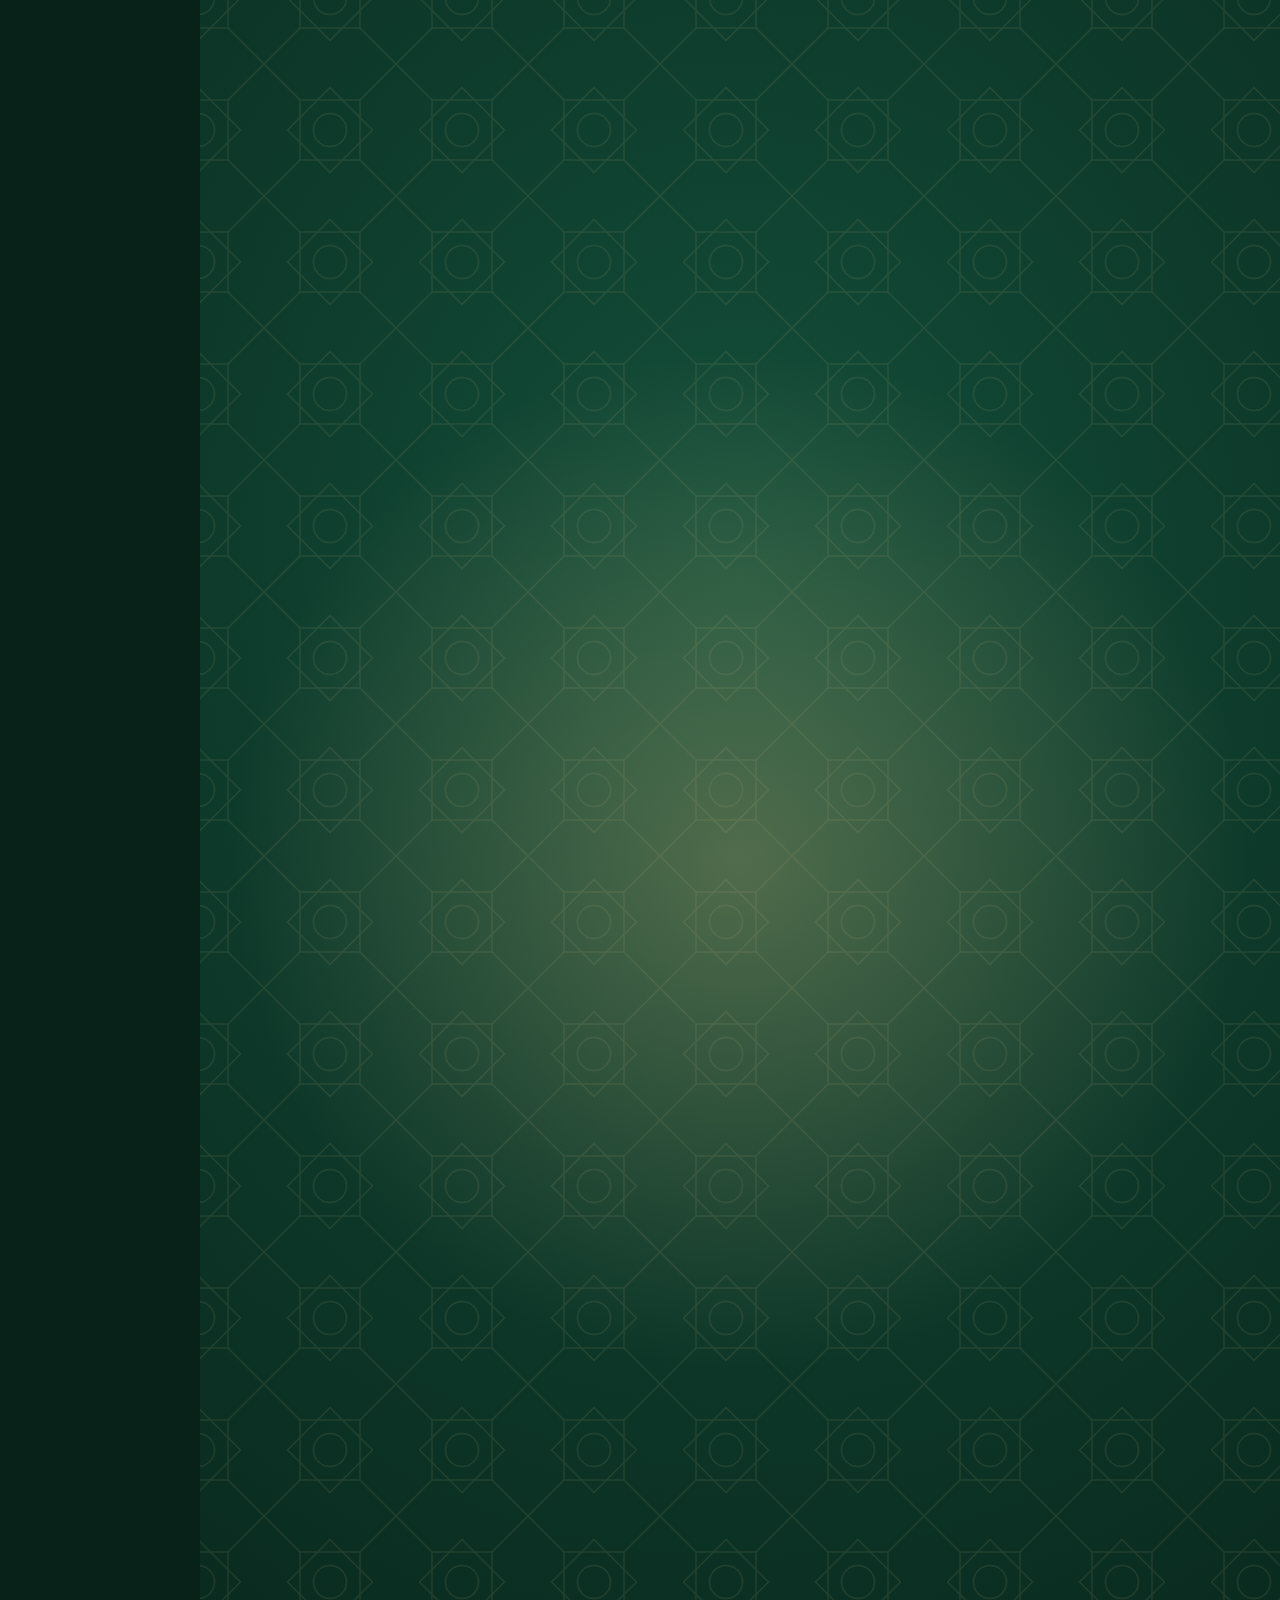
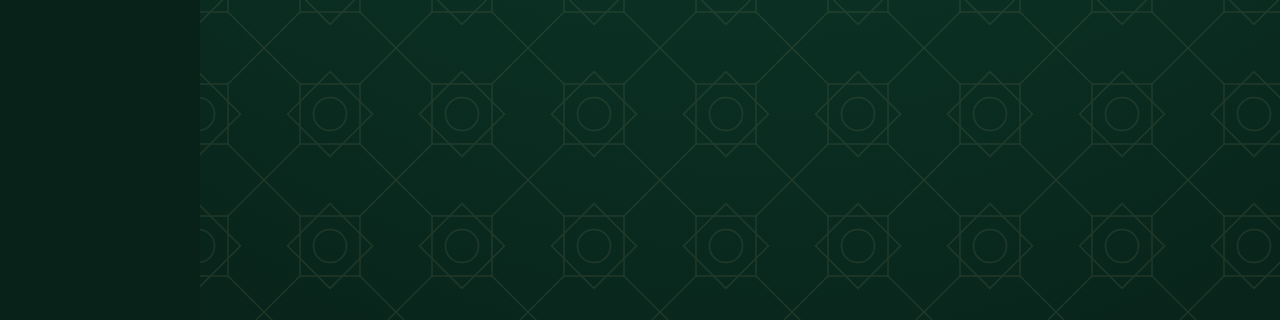
<file: promo/ad.html>
<!doctype html>
<html lang="ar" dir="rtl">
<head>
<meta charset="utf-8">
<link rel="stylesheet" href="../assets/fonts.css">
<style>
  :root{--green:#0e3b2c;--deep:#082219;--gold:#d7bb7d;--gold2:#b08a43;--ivory:#f7f0df}
  *{box-sizing:border-box;margin:0}
  html,body{width:1080px;height:1920px;overflow:hidden;background:var(--deep)}
  #stage{position:relative;width:1080px;height:1920px;overflow:hidden;font-family:"Readex Pro";color:var(--ivory);
    background:radial-gradient(120% 80% at 50% 30%,#14503b 0%,var(--green) 40%,var(--deep) 100%)}
  .pattern{position:absolute;inset:-200px;opacity:.1;background-image:url("data:image/svg+xml,%3Csvg xmlns='http://www.w3.org/2000/svg' width='132' height='132' viewBox='0 0 88 88'%3E%3Cg fill='none' stroke='%23e6cd93' stroke-width='1'%3E%3Crect x='24' y='24' width='40' height='40'/%3E%3Crect x='24' y='24' width='40' height='40' transform='rotate(45 44 44)'/%3E%3Ccircle cx='44' cy='44' r='11'/%3E%3Cpath d='M0 0l24 24M88 0 64 24M0 88l24-24M88 88 64 64'/%3E%3C/g%3E%3C/svg%3E");background-size:132px}
  .glow{position:absolute;width:1200px;height:1200px;left:-60px;top:260px;border-radius:50%;background:radial-gradient(circle,rgba(215,187,125,.32),transparent 60%)}
  .layer{position:absolute;inset:0;display:flex;flex-direction:column;align-items:center;justify-content:center;text-align:center;padding:0 90px}
  .emblem{width:300px;height:300px;color:var(--gold)}
  .emblem rect,.emblem circle.o{fill:none;stroke:currentColor;stroke-width:2.2}
  .serif{font-family:Amiri;font-weight:700}
  .big{font-size:118px;line-height:1.3}
  .mid{font-size:76px;line-height:1.4}
  .small{font-size:40px;font-weight:300;opacity:.86;line-height:1.6}
  .gold{color:var(--gold)}
  .kicker{font-size:34px;color:var(--gold);letter-spacing:1px;display:flex;align-items:center;gap:18px}
  .kicker::before,.kicker::after{content:"";width:60px;height:2px;background:currentColor}
  .stats{display:flex;gap:70px;margin-top:40px}
  .stats b{display:block;font:700 130px/1.1 Amiri;color:var(--gold)}
  .stats span{font-size:36px;opacity:.8}
  .phone{position:absolute;left:50%;width:640px;height:1340px;margin-left:-320px;border-radius:86px;background:#0b0f0d;padding:22px;box-shadow:0 60px 120px -30px rgba(0,0,0,.7),0 0 0 3px rgba(215,187,125,.35)}
  .screen{position:relative;width:100%;height:100%;border-radius:66px;overflow:hidden;background:#f5efe3}
  .screen img{position:absolute;top:0;left:0;width:100%}
  .notch{position:absolute;top:16px;left:50%;width:190px;height:52px;margin-left:-95px;border-radius:30px;background:#0b0f0d;z-index:3}
  .caption{position:absolute;left:0;right:0;text-align:center;padding:0 70px}
  .chips{display:flex;flex-wrap:wrap;gap:22px;justify-content:center;margin-top:46px;max-width:880px}
  .chip{font-size:42px;padding:14px 36px;border-radius:999px;border:2px solid rgba(215,187,125,.5);color:var(--ivory)}
  .chip.on{background:var(--gold);color:#1a1408;border-color:var(--gold)}
  .bar{width:820px;height:16px;border-radius:9px;background:rgba(255,255,255,.12);overflow:hidden;margin-top:40px}
  .bar i{display:block;height:100%;background:linear-gradient(90deg,var(--gold2),var(--gold))}
  .cta{margin-top:56px;font-size:46px;font-weight:500;background:var(--gold);color:#1a1408;padding:26px 64px;border-radius:999px}
  .url{margin-top:30px;font-size:34px;opacity:.75;direction:ltr}
  .line{width:0;height:2px;background:var(--gold);margin:34px auto}
</style>
</head>
<body>
<div id="stage">
  <div class="pattern" id="pat"></div>
  <div class="glow" id="glow"></div>

  <!-- ١: الافتتاح -->
  <div class="layer" id="s1">
    <svg class="emblem" id="emb" viewBox="0 0 64 64">
      <rect x="14" y="14" width="36" height="36" rx="2" id="r1" pathLength="1"/>
      <rect x="14" y="14" width="36" height="36" rx="2" transform="rotate(45 32 32)" id="r2" pathLength="1"/>
      <circle class="o" cx="32" cy="32" r="9.5" id="c1" pathLength="1"/>
      <circle cx="32" cy="32" r="3.2" fill="currentColor" id="dot"/>
    </svg>
    <div class="serif mid" id="s1t" style="margin-top:70px">سنواتٌ أفناها<br><span class="gold">في خدمة الإسلام والمسلمين</span></div>
  </div>

  <!-- ٢: الأرقام -->
  <div class="layer" id="s2">
    <div class="kicker">مواعظ · دروس · وقفات · خطب</div>
    <div class="stats">
      <div><b id="n1">٠</b><span>مقطعاً</span></div>
      <div><b id="n2">٠</b><span>ساعة من العلم</span></div>
    </div>
    <div class="serif mid" id="s2q" style="margin-top:80px">متفرقةٌ هنا وهناك…<br><span class="gold">فكيف تصل إليها؟</span></div>
  </div>

  <!-- ٣: الجوال -->
  <div class="caption" id="cap3" style="top:120px">
    <div class="kicker" style="justify-content:center">جديد</div>
    <div class="serif mid" style="margin-top:14px">كلُّها في مكانٍ واحد</div>
  </div>
  <div class="phone" id="phone" style="top:470px">
    <div class="notch"></div>
    <div class="screen">
      <img id="imgHome" src="shots/home.png" alt="">
      <img id="imgSeries" src="shots/series.png" alt="" style="opacity:0">
    </div>
  </div>

  <!-- ٤: التجزئة -->
  <div class="layer" id="s4">
    <div class="kicker">المحاضرة طويلة؟</div>
    <div class="serif big" style="margin-top:20px">قسّمناها لك<br><span class="gold">أجزاءً قصيرة</span></div>
    <div class="chips" id="chips"></div>
    <div class="bar"><i id="prog" style="width:0"></i></div>
    <div class="small" style="margin-top:34px">كل جزء دقائق معدودة… تسمعه في طريقك</div>
  </div>

  <!-- ٥: الخاتمة -->
  <div class="layer" id="s5">
    <svg class="emblem" viewBox="0 0 64 64" style="width:230px;height:230px">
      <rect x="14" y="14" width="36" height="36" rx="2"/><rect x="14" y="14" width="36" height="36" rx="2" transform="rotate(45 32 32)"/>
      <circle class="o" cx="32" cy="32" r="9.5"/><circle cx="32" cy="32" r="3.2" fill="currentColor"/>
    </svg>
    <div class="small" style="margin-top:46px">فضيلة الشيخ الدكتور</div>
    <div class="serif big" style="font-size:132px">راشد الهاجري</div>
    <div class="serif mid gold" style="margin-top:-6px">مواعظ وعِبَر</div>
    <div class="line" id="line"></div>
    <div class="small">٤٣٦ مقطعاً · ١٤ سلسلة · أجزاء قصيرة · مجاناً</div>
    <div class="cta" id="cta">ثبّته على جوالك الآن</div>
  </div>
</div>

<script>
const $ = id => document.getElementById(id);
const ar = x => String(x).replace(/\d/g, d => "٠١٢٣٤٥٦٧٨٩"[d]);
const clamp = (x, a = 0, b = 1) => Math.min(b, Math.max(a, x));
const ease = x => { x = clamp(x); return x < .5 ? 4 * x * x * x : 1 - Math.pow(-2 * x + 2, 3) / 2; };
const out = x => 1 - Math.pow(1 - clamp(x), 3);
const seg = (t, a, b) => clamp((t - a) / (b - a));
// ظهور واختفاء طبقة بين a و b مع انتقال مدته f
const vis = (t, a, b, f = .6) => Math.min(seg(t, a, a + f), 1 - seg(t, b - f, b));
const chips = $("chips");
for (let i = 1; i <= 6; i++) chips.insertAdjacentHTML("beforeend", `<span class="chip" id="ch${i}">الجزء ${ar(i)}</span>`);
const home = $("imgHome");

window.render = t => {
  $("pat").style.transform = `translate(${t * 5}px,${t * 8}px)`;
  $("glow").style.transform = `scale(${1 + .08 * Math.sin(t * .7)})`;

  // ١: 0 → 5.6  (الصوت 1.0 → 4.4)
  $("s1").style.opacity = vis(t, 0, 5.6, .7);
  ["r1", "r2", "c1"].forEach((id, i) => { const p = ease(seg(t, .2 + i * .35, 1.6 + i * .35)); $(id).style.strokeDasharray = "1"; $(id).style.strokeDashoffset = 1 - p; });
  $("dot").style.opacity = seg(t, 1.6, 2);
  $("emb").style.transform = `scale(${.85 + .15 * out(seg(t, 0, 2.4))}) rotate(${-30 + 30 * out(seg(t, 0, 2.6))}deg)`;
  const tt = out(seg(t, 1.0, 2.0)); $("s1t").style.opacity = tt; $("s1t").style.transform = `translateY(${40 * (1 - tt)}px)`;

  // ٢: 5.4 → 16.6  (الصوت 6.0 → 15.6)
  $("s2").style.opacity = vis(t, 5.4, 16.6, .6);
  const c = ease(seg(t, 6.0, 9.0));
  $("n1").textContent = ar(Math.round(436 * c)); $("n2").textContent = ar(Math.round(134 * c));
  const q = out(seg(t, 10.8, 11.8)); $("s2q").style.opacity = q; $("s2q").style.transform = `translateY(${40 * (1 - q)}px)`;

  // ٣: 16.4 → 27.6  (الصوت 17.0 → 26.2)
  const up = out(seg(t, 16.4, 17.8)), down = ease(seg(t, 26.6, 27.6));
  $("phone").style.opacity = Math.min(up, 1 - down);
  $("phone").style.transform = `translateY(${(1 - up) * 500 + down * 200}px) scale(${.92 + .08 * up})`;
  $("cap3").style.opacity = Math.min(out(seg(t, 17.0, 18.0)), 1 - down);
  const H = 640 - 44, scrollMax = home.naturalHeight * (H / home.naturalWidth) - 1296;
  const s = ease(seg(t, 19.0, 23.4));
  home.style.transform = `translateY(${-Math.min(scrollMax, 2600) * s}px)`;
  const sw = ease(seg(t, 23.8, 24.6));
  home.style.opacity = 1 - sw; $("imgSeries").style.opacity = sw;

  // ٤: 27.4 → 35.6  (الصوت 28.2 → 34.9)
  $("s4").style.opacity = vis(t, 27.4, 35.6, .6);
  for (let i = 1; i <= 6; i++) {
    const p = out(seg(t, 28.2 + i * .22, 28.6 + i * .22)), el = $("ch" + i);
    el.style.opacity = p; el.style.transform = `translateY(${30 * (1 - p)}px)`;
    el.classList.toggle("on", t > 30.4 + (i - 1) * .7 && t < 30.4 + i * .7 + (i === 6 ? 9 : 0));
  }
  $("prog").style.width = 100 * ease(seg(t, 30.4, 34.6)) + "%";

  // ٥: 35.6 → 45  (الصوت 36.2 → 43.9)
  const e = out(seg(t, 35.6, 36.8));
  $("s5").style.opacity = e; $("s5").style.transform = `scale(${.94 + .06 * e})`;
  $("line").style.width = 360 * ease(seg(t, 37, 38)) + "px";
  const k = out(seg(t, 41.4, 42.2)); $("cta").style.opacity = k; $("cta").style.transform = `translateY(${30 * (1 - k)}px) scale(${1 + .03 * Math.sin(Math.max(0, t - 42.2) * 4)})`;
};
window.render(0);
</script>
</body>
</html>
</file>
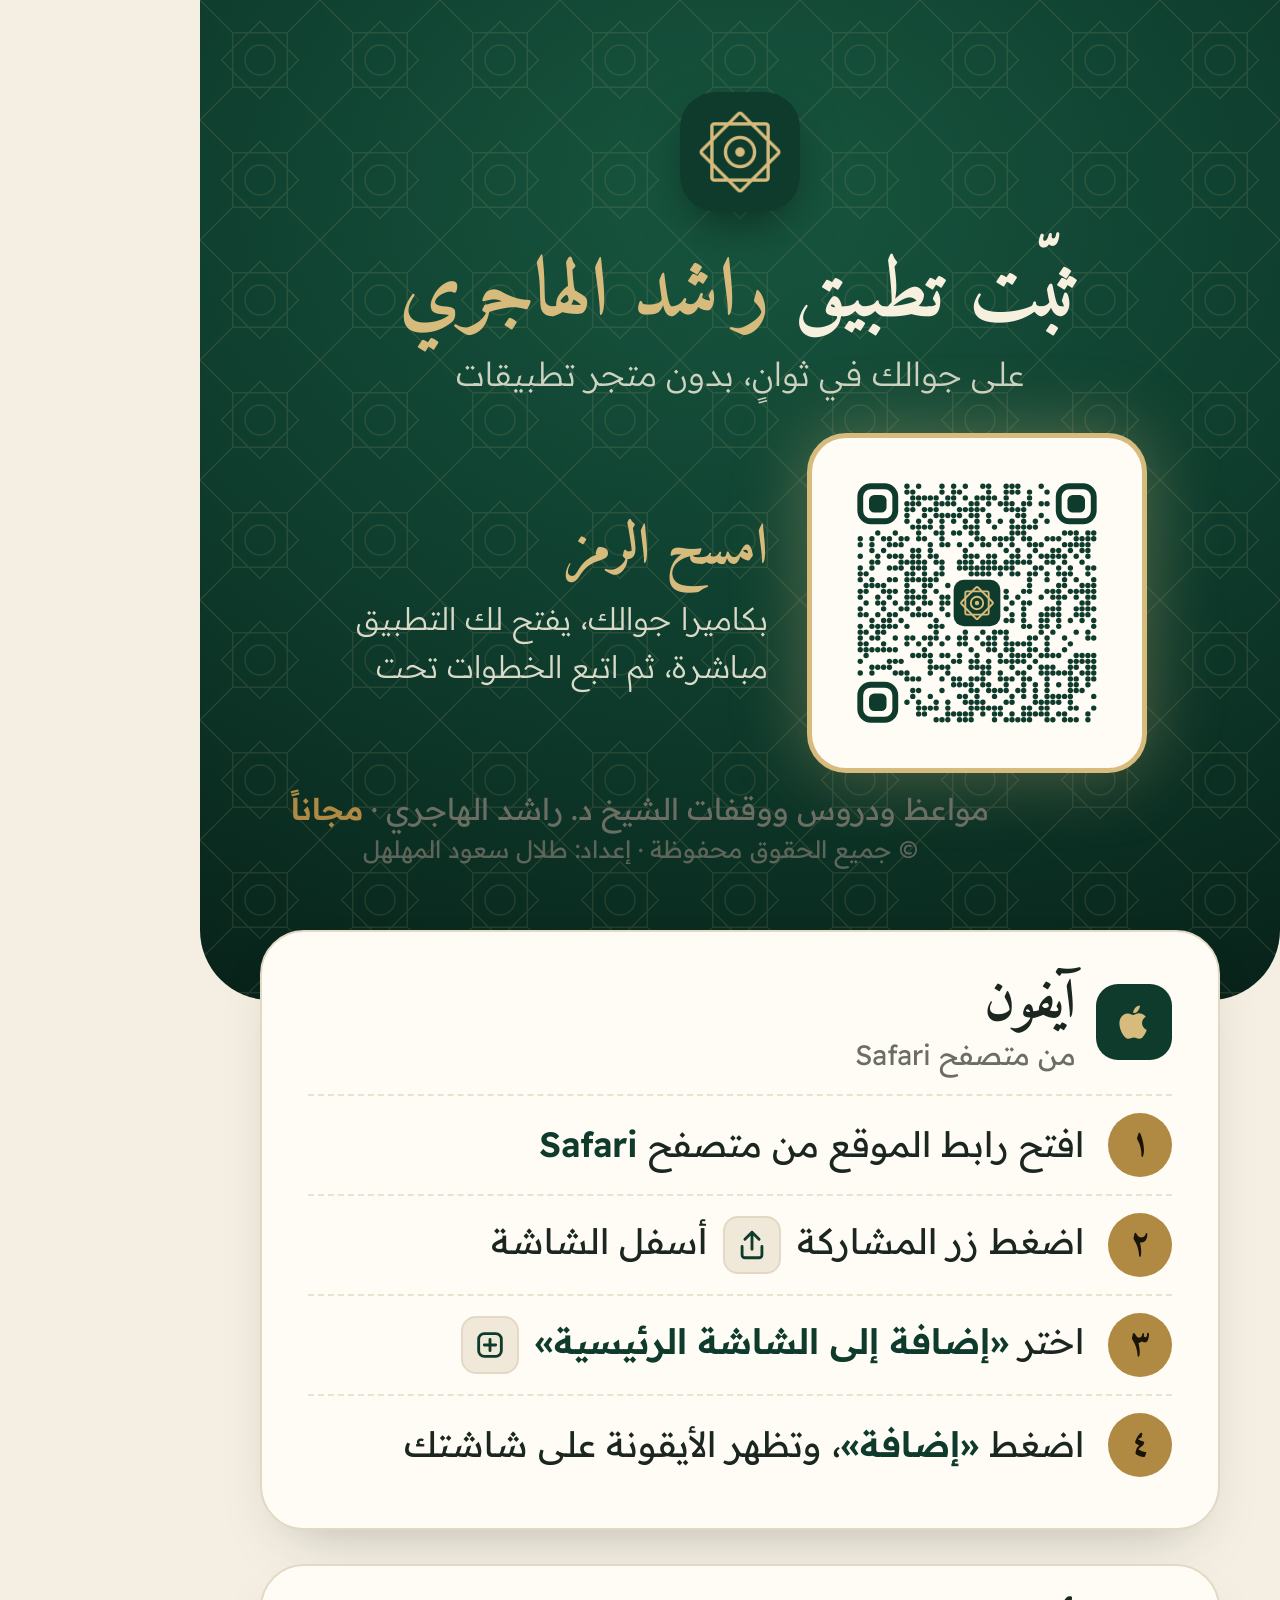
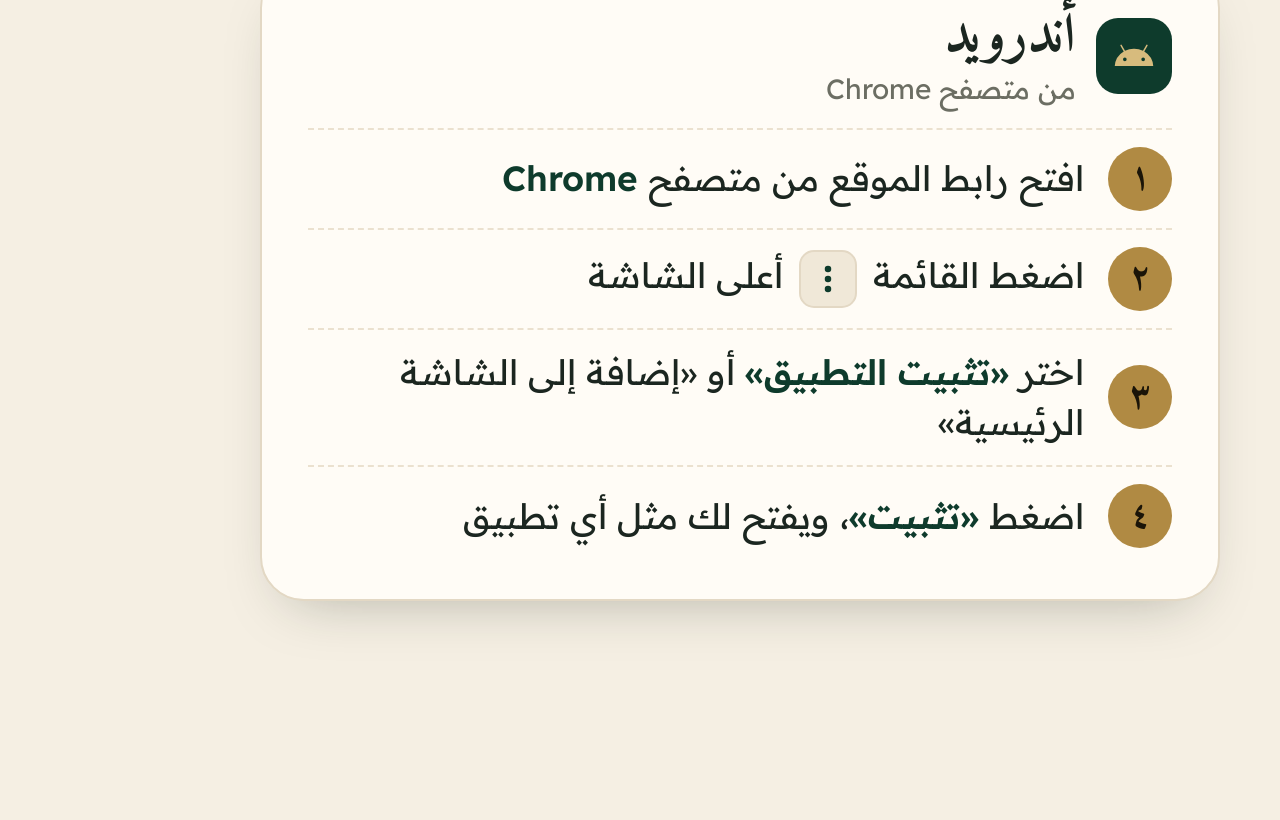
<file: promo/install-guide.html>
<!doctype html>
<html lang="ar" dir="rtl">
<head>
<meta charset="utf-8">
<link rel="stylesheet" href="../assets/fonts.css">
<style>
  *{box-sizing:border-box;margin:0}
  body{width:1080px;height:2420px;overflow:hidden;font-family:"Readex Pro";color:#1b2620;background:#f5efe3}
  .top{position:relative;height:1000px;background:radial-gradient(110% 90% at 50% 20%,#17563f,#0e3b2c 55%,#082219);color:#f7f0df;text-align:center;padding-top:92px;overflow:hidden;border-radius:0 0 70px 70px}
  .top::before{content:"";position:absolute;inset:0;opacity:.12;background-image:url("data:image/svg+xml,%3Csvg xmlns='http://www.w3.org/2000/svg' width='120' height='120' viewBox='0 0 88 88'%3E%3Cg fill='none' stroke='%23e6cd93' stroke-width='1'%3E%3Crect x='24' y='24' width='40' height='40'/%3E%3Crect x='24' y='24' width='40' height='40' transform='rotate(45 44 44)'/%3E%3Ccircle cx='44' cy='44' r='11'/%3E%3Cpath d='M0 0l24 24M88 0 64 24M0 88l24-24M88 88 64 64'/%3E%3C/g%3E%3C/svg%3E");background-size:120px}
  .top>*{position:relative}
  .app{width:150px;height:150px;border-radius:36px;margin:0 auto;box-shadow:0 20px 50px -14px rgba(0,0,0,.55)}
  h1{font:700 82px/1.25 Amiri;margin-top:28px}
  h1 span{color:#d7bb7d}
  .sub{font-size:33px;opacity:.82;font-weight:300;margin-top:6px}
  .cards{display:grid;gap:34px;padding:0 60px;margin-top:-70px;position:relative}
  .card{background:#fffcf6;border:2px solid #e3d8c4;border-radius:44px;padding:40px 46px 34px;box-shadow:0 24px 60px -30px rgba(30,40,30,.35)}
  .head{display:flex;align-items:center;gap:20px;margin-bottom:22px}
  .head .ic{width:76px;height:76px;border-radius:22px;background:#0e3b2c;display:grid;place-items:center;flex:none}
  .head .ic svg{width:44px;height:44px;fill:#d7bb7d}
  .head h2{font:700 54px/1.2 Amiri}
  .head small{display:block;font:400 28px "Readex Pro";color:#6c6e63}
  .step{display:flex;align-items:center;gap:24px;padding:17px 0;border-top:2px dashed #ebe1cf;font-size:35px;line-height:1.45}
  .step:first-of-type{border-top:0}
  .num{width:64px;height:64px;border-radius:50%;background:#b08a43;color:#1a1408;font:700 36px Amiri;display:grid;place-items:center;flex:none}
  .key{display:inline-grid;place-items:center;width:58px;height:58px;border-radius:15px;background:#f0e8d8;border:2px solid #e3d8c4;vertical-align:middle;margin:0 6px}
  .key svg{width:34px;height:34px;stroke:#0e3b2c;fill:none;stroke-width:2;stroke-linecap:round;stroke-linejoin:round}
  b{font-weight:600;color:#0e3b2c}
  .foot{position:absolute;bottom:34px;left:0;right:0;text-align:center;font-size:30px;color:#6c6e63}
  .foot b{color:#b08a43}
</style>
</head>
<body>
  <div class="top">
    <img class="app" src="../assets/icons/icon-512.png" alt="" style="width:120px;height:120px">
    <h1>ثبّت تطبيق <span>راشد الهاجري</span></h1>
    <div class="sub">على جوالك في ثوانٍ، بدون متجر تطبيقات</div>
    <div style="display:flex;align-items:center;justify-content:center;gap:44px;margin-top:44px">
      <div style="width:330px;height:330px;border-radius:34px;background:#fffcf6;padding:22px;box-shadow:0 0 0 5px #d7bb7d,0 0 70px 6px rgba(215,187,125,.35)"><img src="qr.svg" style="width:100%;height:100%;display:block" alt=""></div>
      <div style="text-align:right;max-width:430px">
        <div style="font:700 56px/1.3 Amiri;color:#d7bb7d">امسح الرمز</div>
        <div style="font-size:31px;line-height:1.55;opacity:.88;font-weight:300;margin-top:8px">بكاميرا جوالك، يفتح لك التطبيق مباشرة، ثم اتبع الخطوات تحت</div>
      </div>
    </div>
  </div>

  <div class="cards">
    <div class="card">
      <div class="head"><div class="ic"><svg viewBox="0 0 24 24"><path d="M16.4 12.6c0-2.3 1.9-3.4 2-3.5-1.1-1.6-2.8-1.8-3.4-1.8-1.4-.1-2.8.9-3.5.9s-1.8-.9-3-.8C7 7.4 5.6 8.3 4.8 9.7c-1.6 2.8-.4 6.9 1.2 9.2.8 1.1 1.7 2.3 2.9 2.3s1.6-.7 3-.7 1.8.7 3 .7 2-1.1 2.8-2.3c.9-1.3 1.2-2.5 1.2-2.6 0 0-2.5-1-2.5-3.7zM14.2 5.8c.6-.8 1.1-1.8 1-2.8-.9 0-2 .6-2.6 1.4-.6.7-1.1 1.7-1 2.7 1 .1 2-.5 2.6-1.3z"/></svg></div>
        <div><h2>آيفون</h2><small>من متصفح Safari</small></div></div>
      <div class="step"><span class="num">١</span><span>افتح رابط الموقع من متصفح <b>Safari</b></span></div>
      <div class="step"><span class="num">٢</span><span>اضغط زر المشاركة <span class="key"><svg viewBox="0 0 24 24"><path d="M12 3v12M7 8l5-5 5 5"/><path d="M5 13v6a2 2 0 0 0 2 2h10a2 2 0 0 0 2-2v-6"/></svg></span> أسفل الشاشة</span></div>
      <div class="step"><span class="num">٣</span><span>اختر <b>«إضافة إلى الشاشة الرئيسية»</b> <span class="key"><svg viewBox="0 0 24 24"><rect x="4" y="4" width="16" height="16" rx="4"/><path d="M12 8v8M8 12h8"/></svg></span></span></div>
      <div class="step"><span class="num">٤</span><span>اضغط <b>«إضافة»</b>، وتظهر الأيقونة على شاشتك</span></div>
    </div>

    <div class="card">
      <div class="head"><div class="ic"><svg viewBox="0 0 24 24"><path d="M17.6 9.5 19.4 6.4a.4.4 0 0 0-.7-.4l-1.8 3.1A11 11 0 0 0 12 8a11 11 0 0 0-4.9 1.1L5.3 6a.4.4 0 0 0-.7.4l1.8 3.1A10 10 0 0 0 1.5 17.5h21a10 10 0 0 0-4.9-8zM7 14.8a1 1 0 1 1 0-2 1 1 0 0 1 0 2zm10 0a1 1 0 1 1 0-2 1 1 0 0 1 0 2z"/></svg></div>
        <div><h2>أندرويد</h2><small>من متصفح Chrome</small></div></div>
      <div class="step"><span class="num">١</span><span>افتح رابط الموقع من متصفح <b>Chrome</b></span></div>
      <div class="step"><span class="num">٢</span><span>اضغط القائمة <span class="key"><svg viewBox="0 0 24 24"><circle cx="12" cy="5" r="1.3" fill="#0e3b2c"/><circle cx="12" cy="12" r="1.3" fill="#0e3b2c"/><circle cx="12" cy="19" r="1.3" fill="#0e3b2c"/></svg></span> أعلى الشاشة</span></div>
      <div class="step"><span class="num">٣</span><span>اختر <b>«تثبيت التطبيق»</b> أو «إضافة إلى الشاشة الرئيسية»</span></div>
      <div class="step"><span class="num">٤</span><span>اضغط <b>«تثبيت»</b>، ويفتح لك مثل أي تطبيق</span></div>
    </div>
  </div>

  <div class="foot">مواعظ ودروس ووقفات الشيخ د. راشد الهاجري · <b>مجاناً</b><br><span style="font-size:24px;opacity:.85">© جميع الحقوق محفوظة · إعداد: طلال سعود المهلهل</span></div>
</body>
</html>
</file>
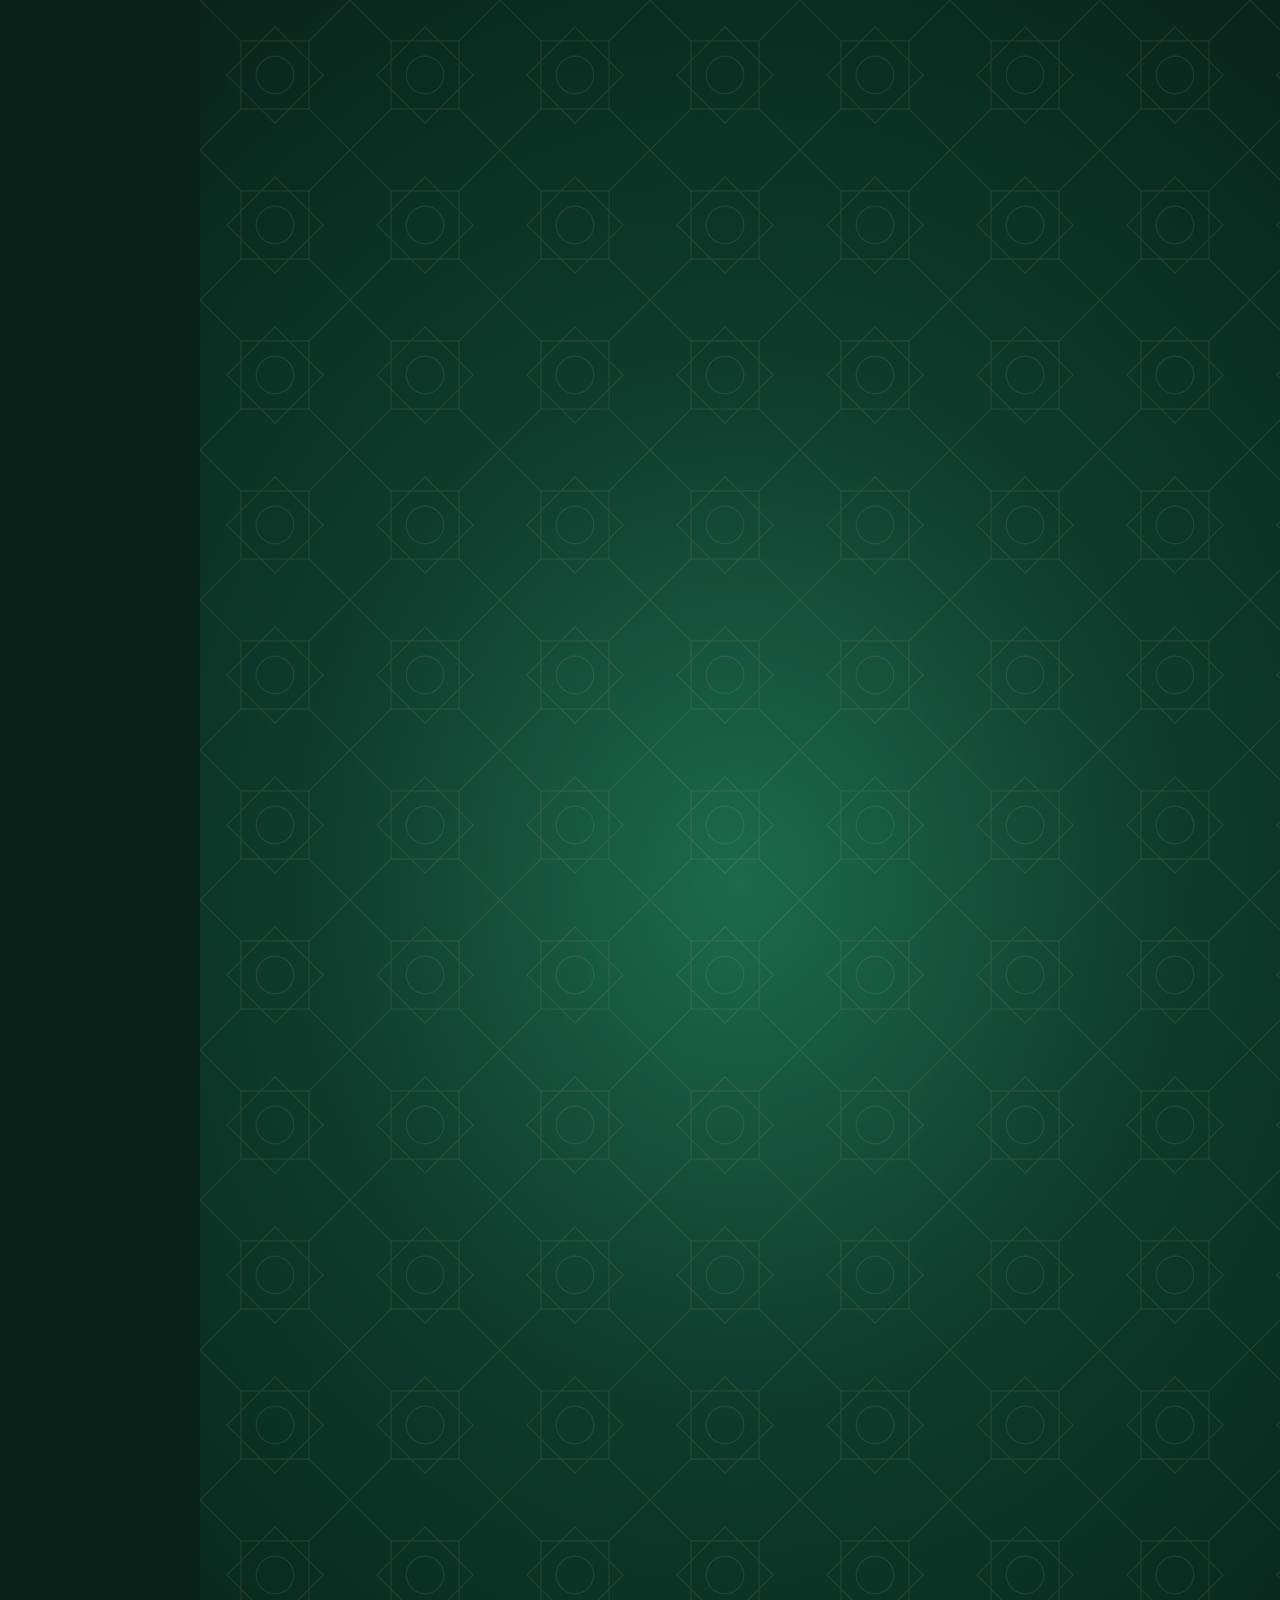
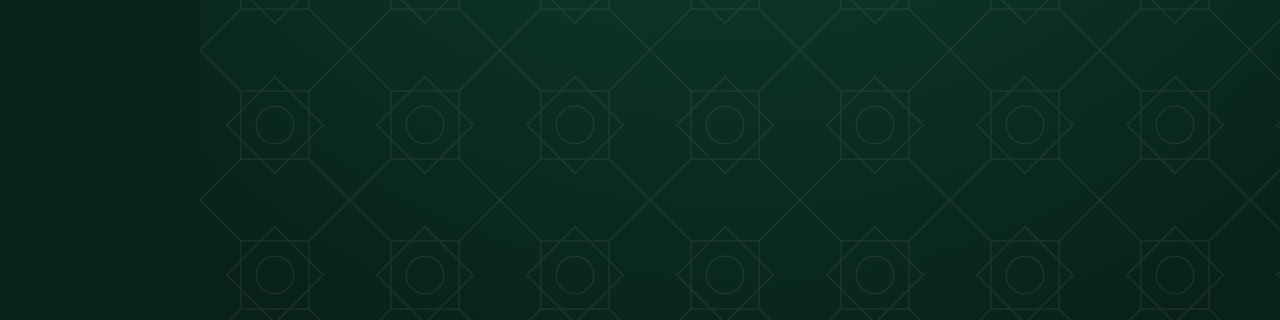
<file: promo/motion/scenes.html>
<!doctype html>
<html lang="ar" dir="rtl">
<head>
<meta charset="utf-8">
<link rel="stylesheet" href="../../assets/fonts.css">
<style>
  *{box-sizing:border-box;margin:0}
  html,body{width:1080px;height:1920px;overflow:hidden;background:#082219}
  #st{position:relative;width:1080px;height:1920px;overflow:hidden;color:#f7f0df;font-family:"Readex Pro";
    background:radial-gradient(90% 60% at 50% 46%,#1d6a4e 0%,#0e3b2c 45%,#082219 100%)}
  .pat{position:absolute;inset:-300px;opacity:.09;background-image:url("data:image/svg+xml,%3Csvg xmlns='http://www.w3.org/2000/svg' width='150' height='150' viewBox='0 0 88 88'%3E%3Cg fill='none' stroke='%23e6cd93' stroke-width='.8'%3E%3Crect x='24' y='24' width='40' height='40'/%3E%3Crect x='24' y='24' width='40' height='40' transform='rotate(45 44 44)'/%3E%3Ccircle cx='44' cy='44' r='11'/%3E%3Cpath d='M0 0l24 24M88 0 64 24M0 88l24-24M88 88 64 64'/%3E%3C/g%3E%3C/svg%3E");background-size:150px}
  .layer{position:absolute;inset:0;display:flex;flex-direction:column;align-items:center;justify-content:center;text-align:center}
  .verse{font:700 96px/1.75 Amiri;color:#e6cd93;padding:0 70px;text-shadow:0 0 40px rgba(215,187,125,.25)}
  .verse .w{display:inline-block;opacity:0}
  .ref{margin-top:24px;font-size:32px;opacity:.6;letter-spacing:1px}
  .orn{width:520px;height:40px;margin:30px auto 0}
  .orn path,.orn circle{fill:none;stroke:#d7bb7d;stroke-width:1.6}
  .emb{width:240px;height:240px;color:#d7bb7d}
  .emb rect,.emb circle.o{fill:none;stroke:currentColor;stroke-width:2.2}
  .kin{font:700 120px/1.35 Amiri;margin-top:60px}
  .kin .w{display:inline-block;opacity:0}
  .gold{color:#e6cd93}
  .sm{font-size:40px;font-weight:300;opacity:.85}
  .cta{margin-top:70px;font-size:48px;font-weight:500;background:linear-gradient(180deg,#e6cd93,#c9a45c);color:#1a1408;padding:28px 70px;border-radius:999px;box-shadow:0 20px 60px -20px rgba(215,187,125,.6)}
  .icon{width:190px;height:190px;border-radius:46px;box-shadow:0 30px 70px -20px rgba(0,0,0,.6)}
  .line{height:2px;background:linear-gradient(90deg,transparent,#d7bb7d,transparent);margin:40px auto;width:0}
  .flash{position:absolute;inset:0;background:radial-gradient(circle at 50% 50%,rgba(230,205,147,.55),transparent 60%);opacity:0;pointer-events:none}
</style>
</head>
<body>
<div id="st">
  <div class="pat" id="pat"></div>

  <div class="layer" id="intro">
    <div id="vbox">
      <div class="verse" id="verse"></div>
      <svg class="orn" viewBox="0 0 520 40"><path id="o1" pathLength="1" d="M10 20H200M320 20H510"/><circle id="o2" pathLength="1" cx="260" cy="20" r="14"/><path id="o3" pathLength="1" d="M246 20h28M260 6v28"/></svg>
      <div class="ref" id="ref">سورة الذاريات · 55</div>
    </div>
  </div>

  <div class="layer" id="intro2">
    <svg class="emb" id="emb" viewBox="0 0 64 64">
      <rect x="14" y="14" width="36" height="36" rx="2" id="r1" pathLength="1"/>
      <rect x="14" y="14" width="36" height="36" rx="2" transform="rotate(45 32 32)" id="r2" pathLength="1"/>
      <circle class="o" cx="32" cy="32" r="9.5" id="c1" pathLength="1"/>
      <circle cx="32" cy="32" r="3.2" fill="currentColor" id="dot"/>
    </svg>
    <div class="kin" id="kin"></div>
  </div>

  <div class="layer" id="outro" style="justify-content:flex-start;padding-top:250px">
    <div class="sm" id="o_a">دروس ومواعظ</div>
    <div style="font:700 136px/1.25 Amiri" id="o_b">د. راشد الهاجري</div>
    <div class="line" id="o_line" style="margin:26px auto 60px"></div>
    <div id="qwrap" style="position:relative;width:600px;height:600px;perspective:1600px">
      <div id="qcard" style="position:absolute;inset:0;border-radius:44px;background:#fffcf6;padding:34px;box-shadow:0 0 0 6px #d7bb7d,0 0 90px 10px rgba(215,187,125,.35),0 40px 80px -30px rgba(0,0,0,.7);overflow:hidden">
        <img src="../qr.svg" style="width:100%;height:100%;display:block" alt="">
        <div id="scan" style="position:absolute;left:0;right:0;height:120px;top:-120px;background:linear-gradient(180deg,transparent,rgba(215,187,125,.55) 85%,#d7bb7d 100%);mix-blend-mode:multiply"></div>
      </div>
      <svg id="brk" viewBox="0 0 680 680" style="position:absolute;left:-40px;top:-40px;width:680px;height:680px;overflow:visible">
        <g fill="none" stroke="#e6cd93" stroke-width="7" stroke-linecap="round">
          <path pathLength="1" d="M10 110V40Q10 10 40 10H110"/><path pathLength="1" d="M570 10H640Q670 10 670 40V110"/>
          <path pathLength="1" d="M670 570V640Q670 670 640 670H570"/><path pathLength="1" d="M110 670H40Q10 670 10 640V570"/></g></svg>
    </div>
    <div id="o_c" style="margin-top:64px;font:700 64px Amiri;color:#e6cd93">امسح الرمز… وثبّت التطبيق</div>
    <div class="cta" id="o_cta" style="margin-top:34px">ثبّتها على جوالك الآن</div>
  </div>
  <div id="credit" style="position:absolute;left:0;right:0;bottom:120px;text-align:center;font-size:30px;color:#e6cd93;opacity:0;letter-spacing:.3px">© جميع الحقوق محفوظة · إعداد: طلال سعود المهلهل</div>
  <div class="flash" id="flash"></div>
</div>
<script>
const $ = id => document.getElementById(id);
const C = (x, a = 0, b = 1) => Math.min(b, Math.max(a, x));
const seg = (t, a, b) => C((t - a) / (b - a));
const io = x => { x = C(x); return x < .5 ? 4 * x * x * x : 1 - Math.pow(-2 * x + 2, 3) / 2; };
const out = x => 1 - Math.pow(1 - C(x), 3);
const back = x => { x = C(x); const c = 1.5; return 1 + (c + 1) * Math.pow(x - 1, 3) + c * Math.pow(x - 1, 2); };
const words = (el, txt) => { el.innerHTML = txt.split(" ").map(w => `<span class="w">${w}</span>`).join(" "); return [...el.children]; };
$("verse").innerHTML = '<span class="w">﴿وَذَكِّرْ</span> <span class="w">فَإِنَّ</span> <span class="w">الذِّكْرَى</span><br><span class="w">تَنفَعُ</span> <span class="w">الْمُؤْمِنِينَ﴾</span>';
const VW = [...$("verse").querySelectorAll(".w")];
$("kin").innerHTML = '<span class="w">دروسُ</span> <span class="w">علمٍ</span><br><span class="w gold">ومجالسُ</span> <span class="w gold">ذِكر</span>';
const KW = [...$("kin").querySelectorAll(".w")];
const draw = (id, p) => { $(id).style.strokeDasharray = 1; $(id).style.strokeDashoffset = 1 - p; };

// part = "intro" (0 → 7.6) أو "outro" (0 → 7.2)
window.render = (t, part) => {
  $("pat").style.transform = `translate(${t * 6}px,${t * 9}px) rotate(${t * .4}deg)`;
  const I = part === "intro";
  $("intro").style.display = $("intro2").style.display = I ? "flex" : "none";
  $("outro").style.display = I ? "none" : "flex";
  if (I) {
    // الآية: تظهر كلمة كلمة ثم تصعد وتختفي
    VW.forEach((w, i) => { const p = out(seg(t, .3 + i * .28, .9 + i * .28)); w.style.opacity = p; w.style.transform = `translateY(${30 * (1 - p)}px)`; w.style.filter = `blur(${6 * (1 - p)}px)`; });
    draw("o1", io(seg(t, 1.3, 2.2))); draw("o2", io(seg(t, 1.5, 2.3))); draw("o3", io(seg(t, 2, 2.5)));
    $("ref").style.opacity = .6 * out(seg(t, 1.9, 2.5));
    const vo = io(seg(t, 3.0, 3.6)); $("vbox").style.opacity = 1 - vo; $("vbox").style.transform = `translateY(${-120 * vo}px) scale(${1 - .06 * vo})`;
    $("intro").style.opacity = t < 3.7 ? 1 : 0;
    // الشعار يرتسم + "دروس علم ومجالس ذكر" مع الصوت (3.2 →)
    const on = t >= 3.1; $("intro2").style.opacity = on ? 1 - io(seg(t, 7.1, 7.6)) : 0;
    ["r1", "r2", "c1"].forEach((id, i) => draw(id, io(seg(t, 3.1 + i * .25, 4.1 + i * .25))));
    $("dot").style.opacity = seg(t, 4.0, 4.3);
    $("emb").style.transform = `rotate(${-45 + 45 * out(seg(t, 3.1, 4.4))}deg) scale(${.7 + .3 * back(seg(t, 3.1, 4.0))})`;
    const kt = [3.3, 3.75, 4.55, 5.1];
    KW.forEach((w, i) => { const p = out(seg(t, kt[i], kt[i] + .5)); w.style.opacity = p; w.style.transform = `translateY(${50 * (1 - p)}px) scale(${.9 + .1 * back(seg(t, kt[i], kt[i] + .5))})`; w.style.filter = `blur(${8 * (1 - p)}px)`; });
    $("intro2").style.transform = `scale(${1 + .25 * io(seg(t, 7.0, 7.6))})`;
    $("flash").style.opacity = .9 * Math.max(0, 1 - Math.abs(t - 7.45) / .25);
  } else {
    $("flash").style.opacity = .9 * Math.max(0, 1 - t / .3);
    const A = out(seg(t, .3, .9)); $("o_a").style.opacity = .85 * A; $("o_a").style.transform = `translateY(${30 * (1 - A)}px)`;
    const B = out(seg(t, .6, 1.4)); $("o_b").style.opacity = B; $("o_b").style.transform = `translateY(${40 * (1 - B)}px)`; $("o_b").style.filter = `blur(${8 * (1 - B)}px)`;
    $("o_line").style.width = 520 * io(seg(t, 1.3, 2.1)) + "px";
    const Q = seg(t, 1.9, 3.0), q = back(Q);
    $("qcard").style.opacity = C(Q * 3); $("qcard").style.transform = `rotateX(${(1 - out(Q)) * 75}deg) rotateZ(${(1 - out(Q)) * -8}deg) scale(${.6 + .4 * q})`;
    $("brk").querySelectorAll("path").forEach((pth, i) => { const p = io(seg(t, 2.7 + i * .12, 3.3 + i * .12)); pth.style.strokeDasharray = 1; pth.style.strokeDashoffset = 1 - p; });
    const br = 1 + .03 * Math.sin(Math.max(0, t - 3.6) * 3.2); $("brk").style.transform = `scale(${br})`; $("brk").style.opacity = .55 + .45 * (0.5 + 0.5 * Math.cos(Math.max(0, t - 3.6) * 3.2));
    const sc = seg(t, 3.2, 4.6); $("scan").style.top = (-120 + 720 * io(sc)) + "px"; $("scan").style.opacity = sc > 0 && sc < 1 ? 1 : 0;
    const Cc = out(seg(t, 3.4, 4.0)); $("o_c").style.opacity = Cc; $("o_c").style.transform = `translateY(${30 * (1 - Cc)}px)`;
    $("credit").style.opacity = .8 * out(seg(t, 4.6, 5.3));
    const K = back(seg(t, 3.8, 4.4)); $("o_cta").style.opacity = seg(t, 3.8, 4.1); $("o_cta").style.transform = `scale(${(.6 + .4 * K) * (1 + .025 * Math.sin(Math.max(0, t - 4.4) * 4))})`;
  }
};
window.render(0, "intro");
</script>
</body>
</html>
</file>
<file: assets/fonts.css>
@font-face {
  font-family: 'Amiri';
  font-style: normal;
  font-weight: 400;
  font-display: swap;
  src: url(fonts/1bb63954e0.woff2) format('woff2');
  unicode-range: U+0600-06FF, U+0750-077F, U+0870-0891, U+0897-08E1, U+08E3-08FF, U+200C-200E, U+2010-2011, U+204F, U+2E41, U+FB50-FDFF, U+FE70-FE74, U+FE76-FEFC, U+102E0-102FB, U+10E60-10E7E, U+10EC2-10EC7, U+10EC9-10EEE, U+10EF0-10EFF, U+1EE00-1EE03, U+1EE05-1EE1F, U+1EE21-1EE22, U+1EE24, U+1EE27, U+1EE29-1EE32, U+1EE34-1EE37, U+1EE39, U+1EE3B, U+1EE42, U+1EE47, U+1EE49, U+1EE4B, U+1EE4D-1EE4F, U+1EE51-1EE52, U+1EE54, U+1EE57, U+1EE59, U+1EE5B, U+1EE5D, U+1EE5F, U+1EE61-1EE62, U+1EE64, U+1EE67-1EE6A, U+1EE6C-1EE72, U+1EE74-1EE77, U+1EE79-1EE7C, U+1EE7E, U+1EE80-1EE89, U+1EE8B-1EE9B, U+1EEA1-1EEA3, U+1EEA5-1EEA9, U+1EEAB-1EEBB, U+1EEF0-1EEF1;
}
@font-face {
  font-family: 'Amiri';
  font-style: normal;
  font-weight: 400;
  font-display: swap;
  src: url(fonts/67f373742d.woff2) format('woff2');
  unicode-range: U+0000-00FF, U+0131, U+0152-0153, U+02BB-02BC, U+02C6, U+02DA, U+02DC, U+0304, U+0308, U+0329, U+2000-206F, U+20AC, U+2122, U+2191, U+2193, U+2212, U+2215, U+FEFF, U+FFFD;
}
@font-face {
  font-family: 'Amiri';
  font-style: normal;
  font-weight: 700;
  font-display: swap;
  src: url(fonts/5c784647e4.woff2) format('woff2');
  unicode-range: U+0600-06FF, U+0750-077F, U+0870-0891, U+0897-08E1, U+08E3-08FF, U+200C-200E, U+2010-2011, U+204F, U+2E41, U+FB50-FDFF, U+FE70-FE74, U+FE76-FEFC, U+102E0-102FB, U+10E60-10E7E, U+10EC2-10EC7, U+10EC9-10EEE, U+10EF0-10EFF, U+1EE00-1EE03, U+1EE05-1EE1F, U+1EE21-1EE22, U+1EE24, U+1EE27, U+1EE29-1EE32, U+1EE34-1EE37, U+1EE39, U+1EE3B, U+1EE42, U+1EE47, U+1EE49, U+1EE4B, U+1EE4D-1EE4F, U+1EE51-1EE52, U+1EE54, U+1EE57, U+1EE59, U+1EE5B, U+1EE5D, U+1EE5F, U+1EE61-1EE62, U+1EE64, U+1EE67-1EE6A, U+1EE6C-1EE72, U+1EE74-1EE77, U+1EE79-1EE7C, U+1EE7E, U+1EE80-1EE89, U+1EE8B-1EE9B, U+1EEA1-1EEA3, U+1EEA5-1EEA9, U+1EEAB-1EEBB, U+1EEF0-1EEF1;
}
@font-face {
  font-family: 'Amiri';
  font-style: normal;
  font-weight: 700;
  font-display: swap;
  src: url(fonts/d1c56a6060.woff2) format('woff2');
  unicode-range: U+0000-00FF, U+0131, U+0152-0153, U+02BB-02BC, U+02C6, U+02DA, U+02DC, U+0304, U+0308, U+0329, U+2000-206F, U+20AC, U+2122, U+2191, U+2193, U+2212, U+2215, U+FEFF, U+FFFD;
}
@font-face {
  font-family: 'Readex Pro';
  font-style: normal;
  font-weight: 300;
  font-display: swap;
  src: url(fonts/982df53617.woff2) format('woff2');
  unicode-range: U+0600-06FF, U+0750-077F, U+0870-0891, U+0897-08E1, U+08E3-08FF, U+200C-200E, U+2010-2011, U+204F, U+2E41, U+FB50-FDFF, U+FE70-FE74, U+FE76-FEFC, U+102E0-102FB, U+10E60-10E7E, U+10EC2-10EC7, U+10EC9-10EEE, U+10EF0-10EFF, U+1EE00-1EE03, U+1EE05-1EE1F, U+1EE21-1EE22, U+1EE24, U+1EE27, U+1EE29-1EE32, U+1EE34-1EE37, U+1EE39, U+1EE3B, U+1EE42, U+1EE47, U+1EE49, U+1EE4B, U+1EE4D-1EE4F, U+1EE51-1EE52, U+1EE54, U+1EE57, U+1EE59, U+1EE5B, U+1EE5D, U+1EE5F, U+1EE61-1EE62, U+1EE64, U+1EE67-1EE6A, U+1EE6C-1EE72, U+1EE74-1EE77, U+1EE79-1EE7C, U+1EE7E, U+1EE80-1EE89, U+1EE8B-1EE9B, U+1EEA1-1EEA3, U+1EEA5-1EEA9, U+1EEAB-1EEBB, U+1EEF0-1EEF1;
}
@font-face {
  font-family: 'Readex Pro';
  font-style: normal;
  font-weight: 300;
  font-display: swap;
  src: url(fonts/f0cddb3d3e.woff2) format('woff2');
  unicode-range: U+0000-00FF, U+0131, U+0152-0153, U+02BB-02BC, U+02C6, U+02DA, U+02DC, U+0304, U+0308, U+0329, U+2000-206F, U+20AC, U+2122, U+2191, U+2193, U+2212, U+2215, U+FEFF, U+FFFD;
}
@font-face {
  font-family: 'Readex Pro';
  font-style: normal;
  font-weight: 400;
  font-display: swap;
  src: url(fonts/982df53617.woff2) format('woff2');
  unicode-range: U+0600-06FF, U+0750-077F, U+0870-0891, U+0897-08E1, U+08E3-08FF, U+200C-200E, U+2010-2011, U+204F, U+2E41, U+FB50-FDFF, U+FE70-FE74, U+FE76-FEFC, U+102E0-102FB, U+10E60-10E7E, U+10EC2-10EC7, U+10EC9-10EEE, U+10EF0-10EFF, U+1EE00-1EE03, U+1EE05-1EE1F, U+1EE21-1EE22, U+1EE24, U+1EE27, U+1EE29-1EE32, U+1EE34-1EE37, U+1EE39, U+1EE3B, U+1EE42, U+1EE47, U+1EE49, U+1EE4B, U+1EE4D-1EE4F, U+1EE51-1EE52, U+1EE54, U+1EE57, U+1EE59, U+1EE5B, U+1EE5D, U+1EE5F, U+1EE61-1EE62, U+1EE64, U+1EE67-1EE6A, U+1EE6C-1EE72, U+1EE74-1EE77, U+1EE79-1EE7C, U+1EE7E, U+1EE80-1EE89, U+1EE8B-1EE9B, U+1EEA1-1EEA3, U+1EEA5-1EEA9, U+1EEAB-1EEBB, U+1EEF0-1EEF1;
}
@font-face {
  font-family: 'Readex Pro';
  font-style: normal;
  font-weight: 400;
  font-display: swap;
  src: url(fonts/f0cddb3d3e.woff2) format('woff2');
  unicode-range: U+0000-00FF, U+0131, U+0152-0153, U+02BB-02BC, U+02C6, U+02DA, U+02DC, U+0304, U+0308, U+0329, U+2000-206F, U+20AC, U+2122, U+2191, U+2193, U+2212, U+2215, U+FEFF, U+FFFD;
}
@font-face {
  font-family: 'Readex Pro';
  font-style: normal;
  font-weight: 500;
  font-display: swap;
  src: url(fonts/982df53617.woff2) format('woff2');
  unicode-range: U+0600-06FF, U+0750-077F, U+0870-0891, U+0897-08E1, U+08E3-08FF, U+200C-200E, U+2010-2011, U+204F, U+2E41, U+FB50-FDFF, U+FE70-FE74, U+FE76-FEFC, U+102E0-102FB, U+10E60-10E7E, U+10EC2-10EC7, U+10EC9-10EEE, U+10EF0-10EFF, U+1EE00-1EE03, U+1EE05-1EE1F, U+1EE21-1EE22, U+1EE24, U+1EE27, U+1EE29-1EE32, U+1EE34-1EE37, U+1EE39, U+1EE3B, U+1EE42, U+1EE47, U+1EE49, U+1EE4B, U+1EE4D-1EE4F, U+1EE51-1EE52, U+1EE54, U+1EE57, U+1EE59, U+1EE5B, U+1EE5D, U+1EE5F, U+1EE61-1EE62, U+1EE64, U+1EE67-1EE6A, U+1EE6C-1EE72, U+1EE74-1EE77, U+1EE79-1EE7C, U+1EE7E, U+1EE80-1EE89, U+1EE8B-1EE9B, U+1EEA1-1EEA3, U+1EEA5-1EEA9, U+1EEAB-1EEBB, U+1EEF0-1EEF1;
}
@font-face {
  font-family: 'Readex Pro';
  font-style: normal;
  font-weight: 500;
  font-display: swap;
  src: url(fonts/f0cddb3d3e.woff2) format('woff2');
  unicode-range: U+0000-00FF, U+0131, U+0152-0153, U+02BB-02BC, U+02C6, U+02DA, U+02DC, U+0304, U+0308, U+0329, U+2000-206F, U+20AC, U+2122, U+2191, U+2193, U+2212, U+2215, U+FEFF, U+FFFD;
}
@font-face {
  font-family: 'Readex Pro';
  font-style: normal;
  font-weight: 600;
  font-display: swap;
  src: url(fonts/982df53617.woff2) format('woff2');
  unicode-range: U+0600-06FF, U+0750-077F, U+0870-0891, U+0897-08E1, U+08E3-08FF, U+200C-200E, U+2010-2011, U+204F, U+2E41, U+FB50-FDFF, U+FE70-FE74, U+FE76-FEFC, U+102E0-102FB, U+10E60-10E7E, U+10EC2-10EC7, U+10EC9-10EEE, U+10EF0-10EFF, U+1EE00-1EE03, U+1EE05-1EE1F, U+1EE21-1EE22, U+1EE24, U+1EE27, U+1EE29-1EE32, U+1EE34-1EE37, U+1EE39, U+1EE3B, U+1EE42, U+1EE47, U+1EE49, U+1EE4B, U+1EE4D-1EE4F, U+1EE51-1EE52, U+1EE54, U+1EE57, U+1EE59, U+1EE5B, U+1EE5D, U+1EE5F, U+1EE61-1EE62, U+1EE64, U+1EE67-1EE6A, U+1EE6C-1EE72, U+1EE74-1EE77, U+1EE79-1EE7C, U+1EE7E, U+1EE80-1EE89, U+1EE8B-1EE9B, U+1EEA1-1EEA3, U+1EEA5-1EEA9, U+1EEAB-1EEBB, U+1EEF0-1EEF1;
}
@font-face {
  font-family: 'Readex Pro';
  font-style: normal;
  font-weight: 600;
  font-display: swap;
  src: url(fonts/f0cddb3d3e.woff2) format('woff2');
  unicode-range: U+0000-00FF, U+0131, U+0152-0153, U+02BB-02BC, U+02C6, U+02DA, U+02DC, U+0304, U+0308, U+0329, U+2000-206F, U+20AC, U+2122, U+2191, U+2193, U+2212, U+2215, U+FEFF, U+FFFD;
}
</file>
